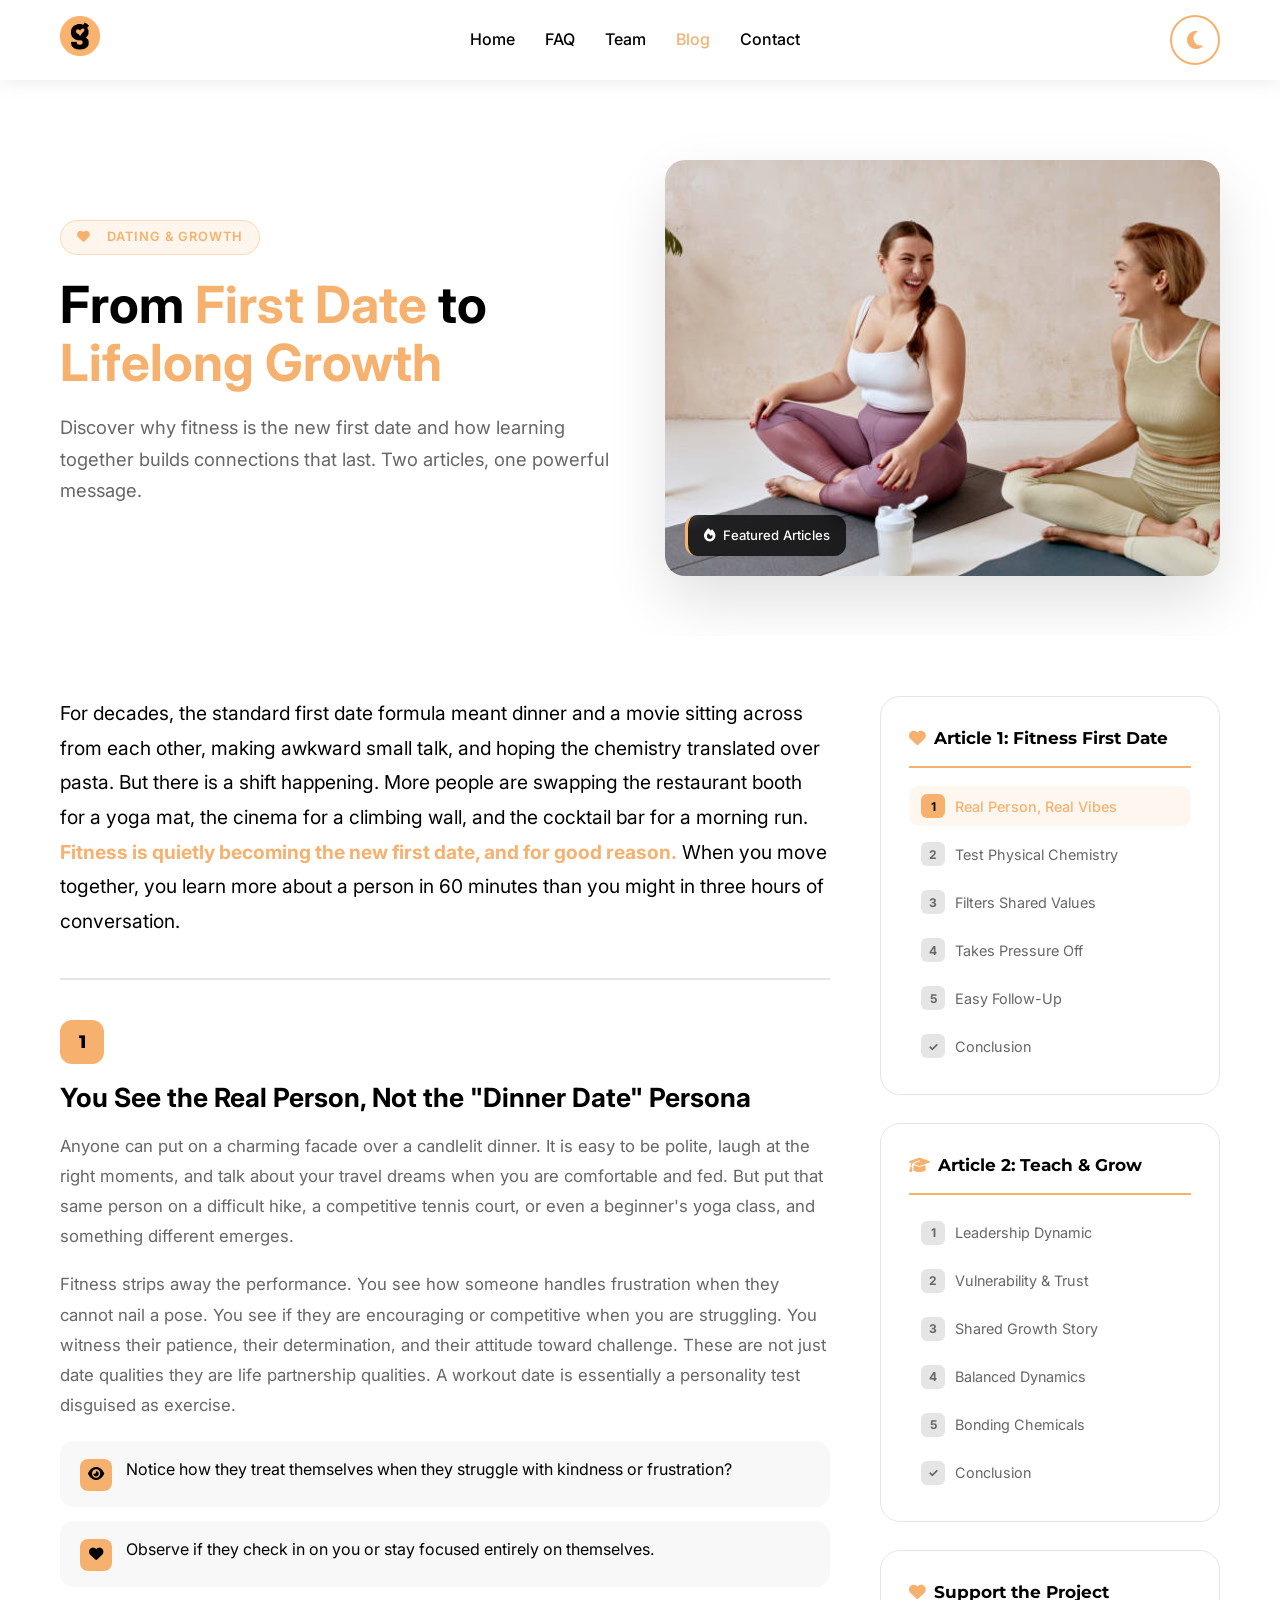
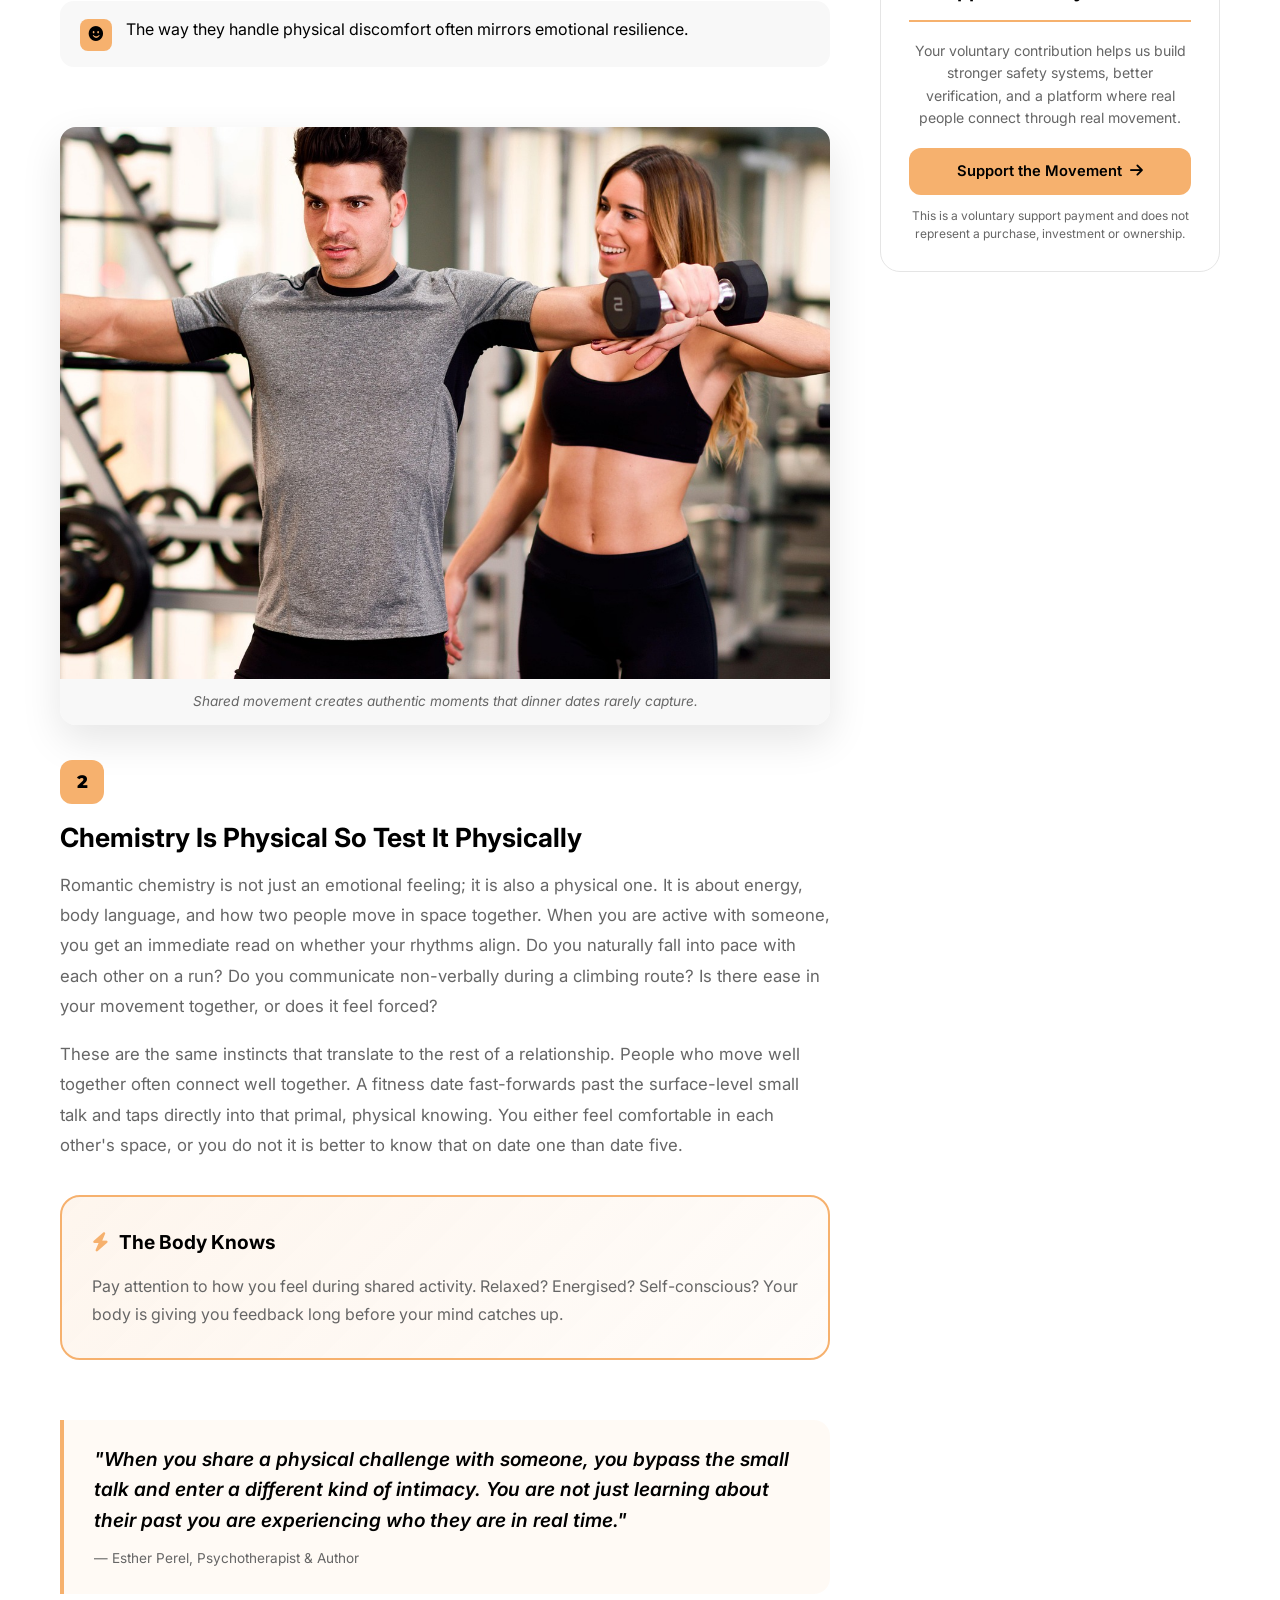
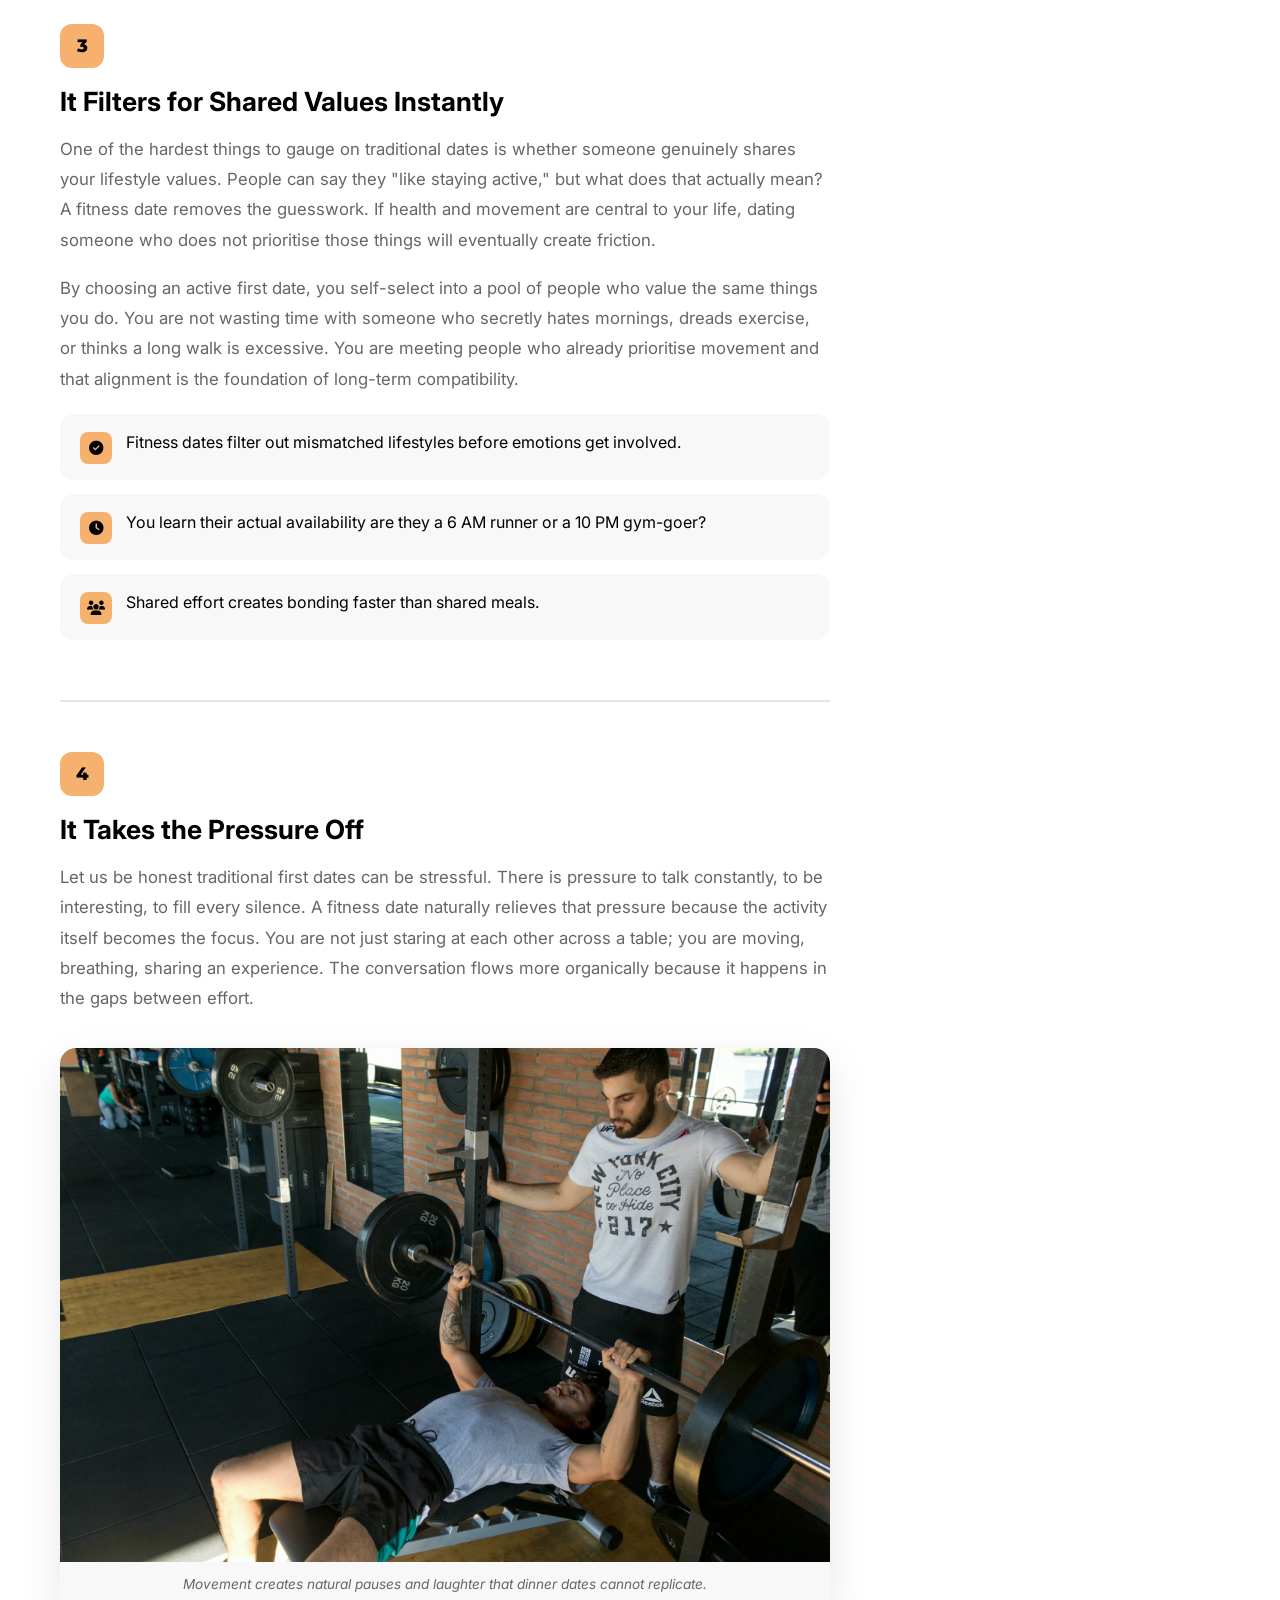
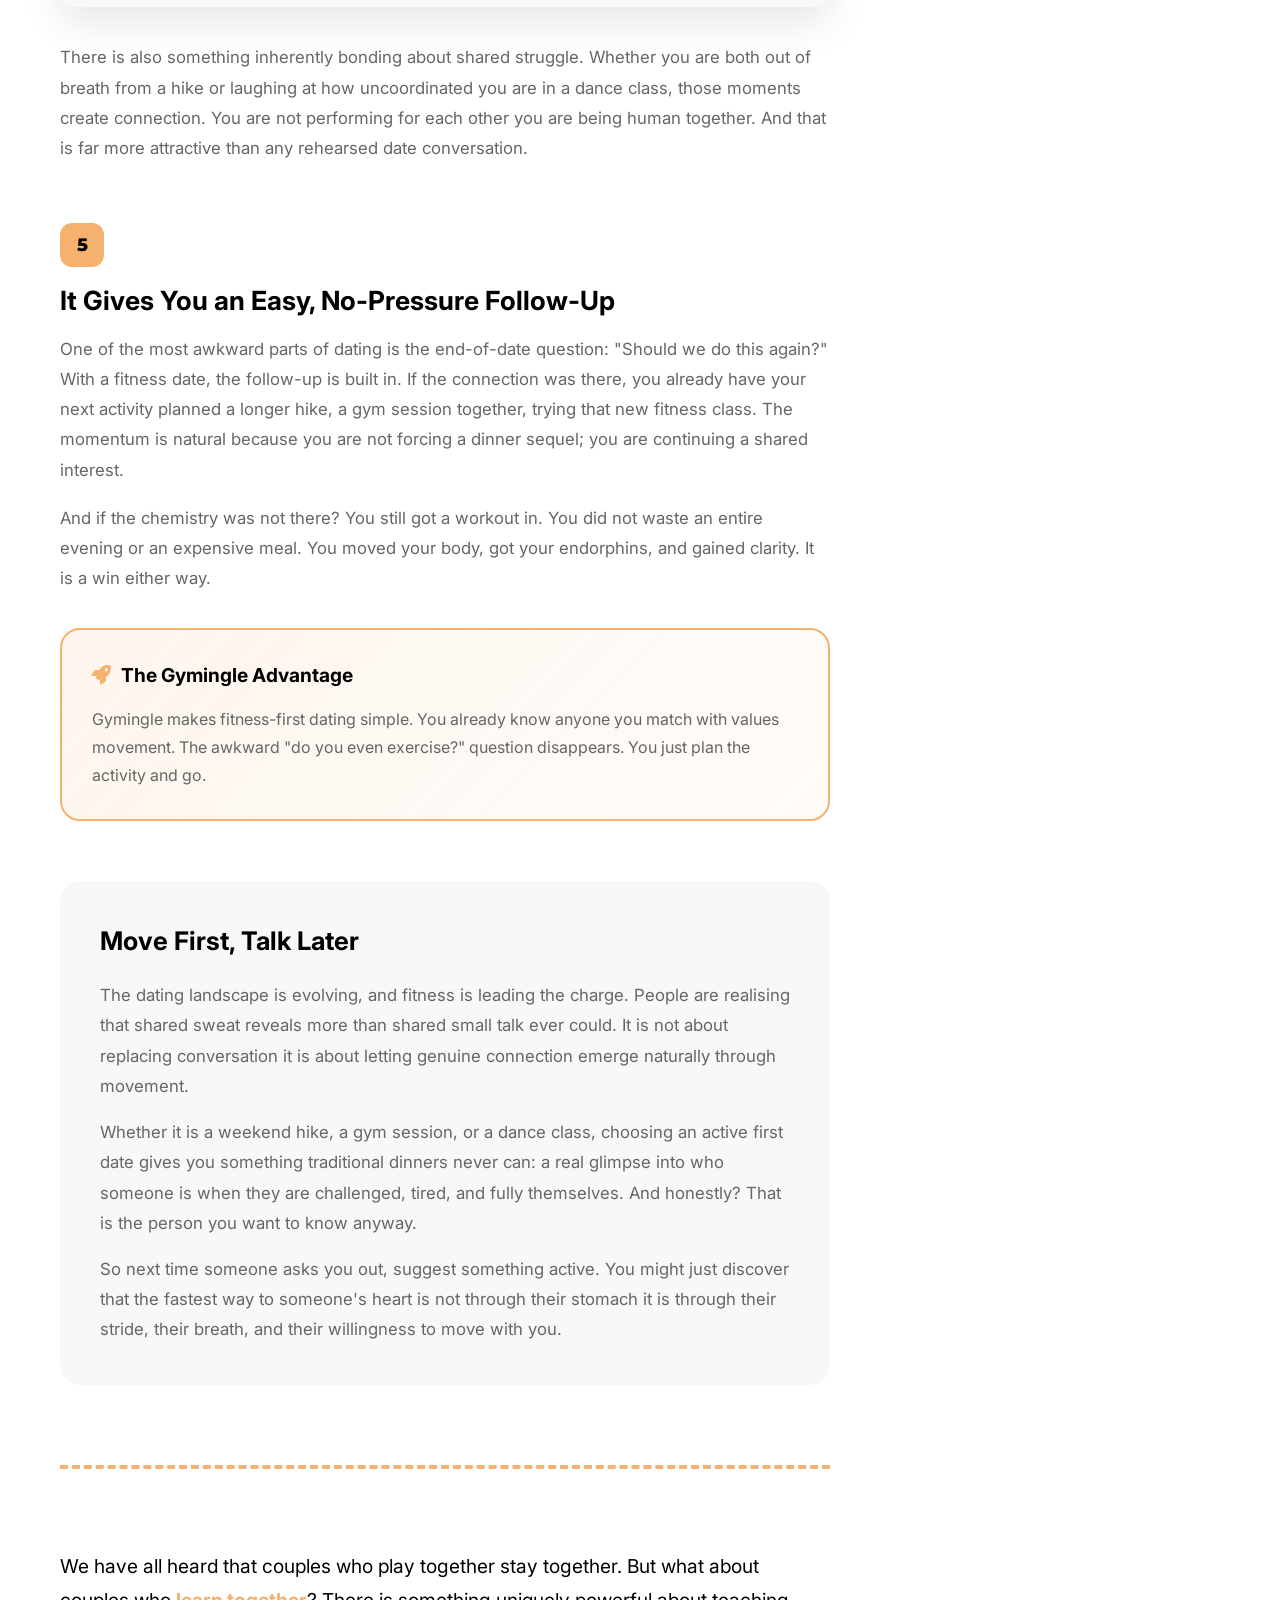
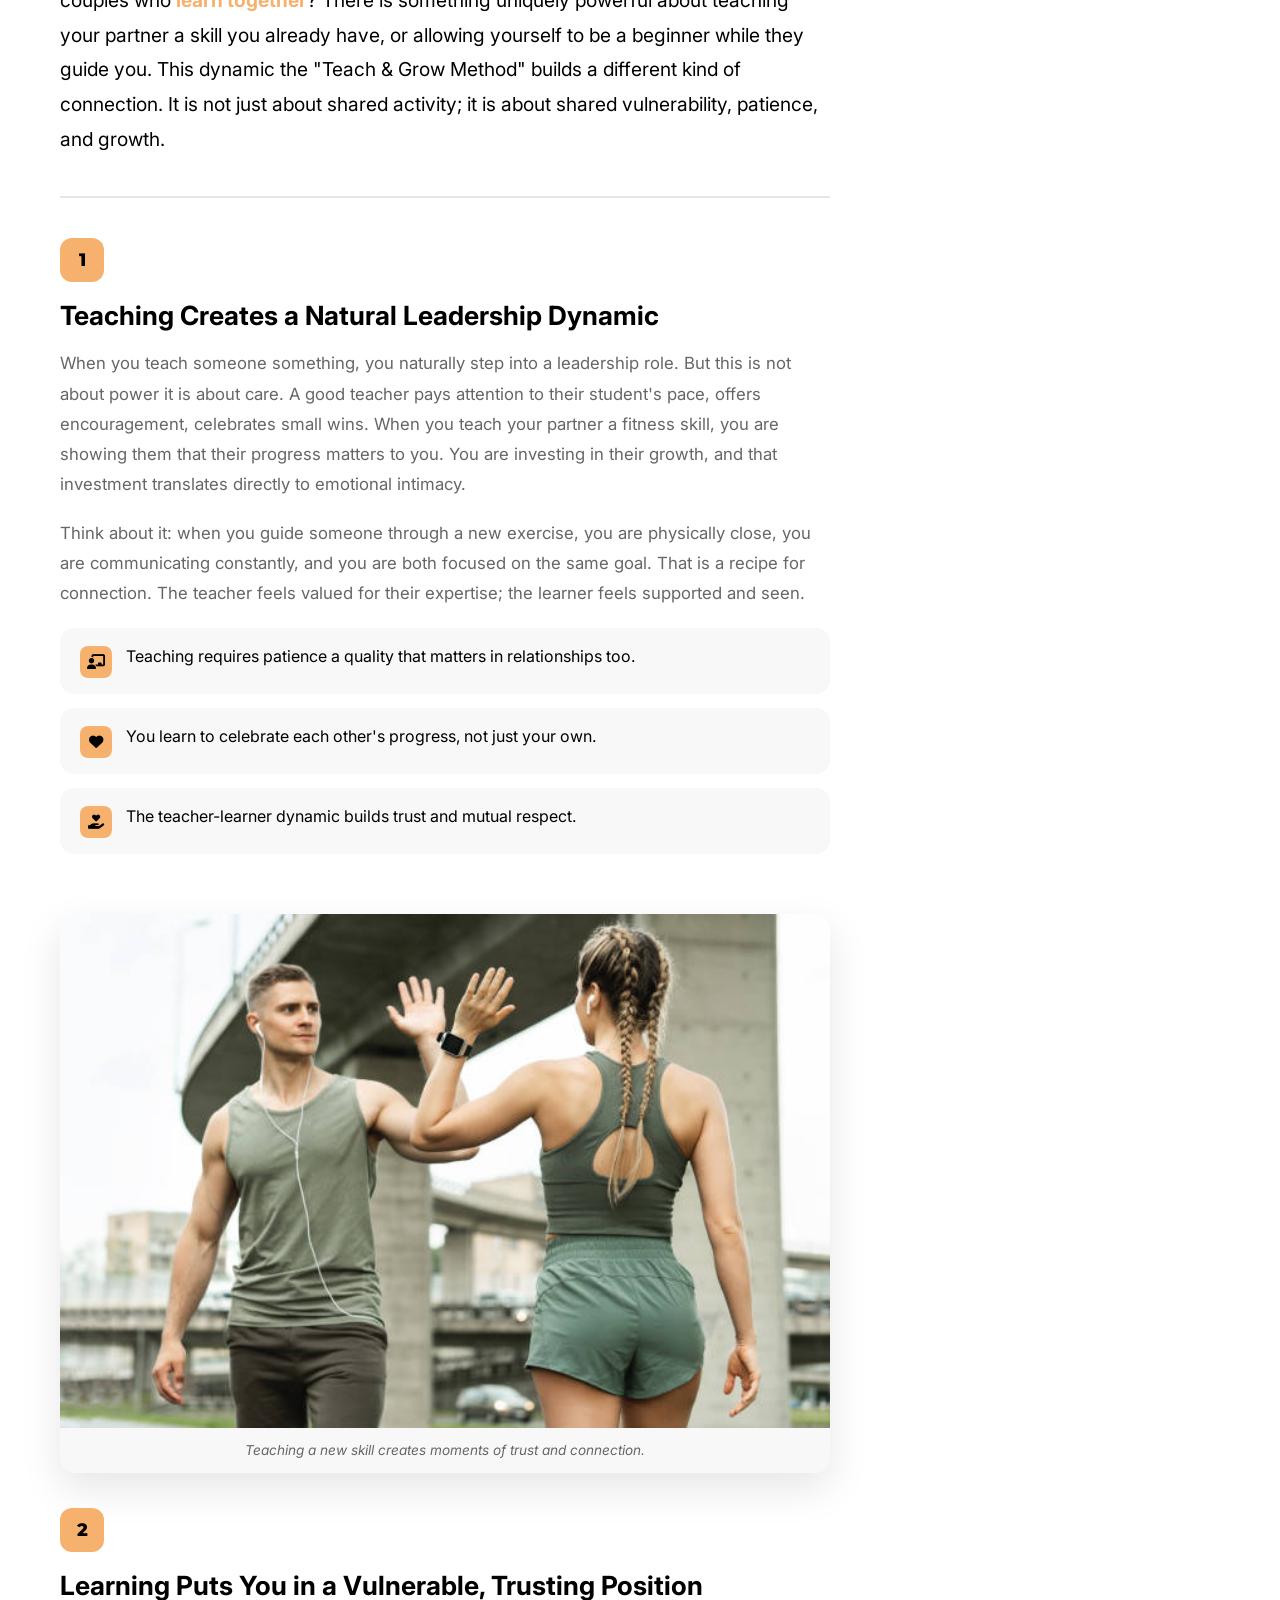
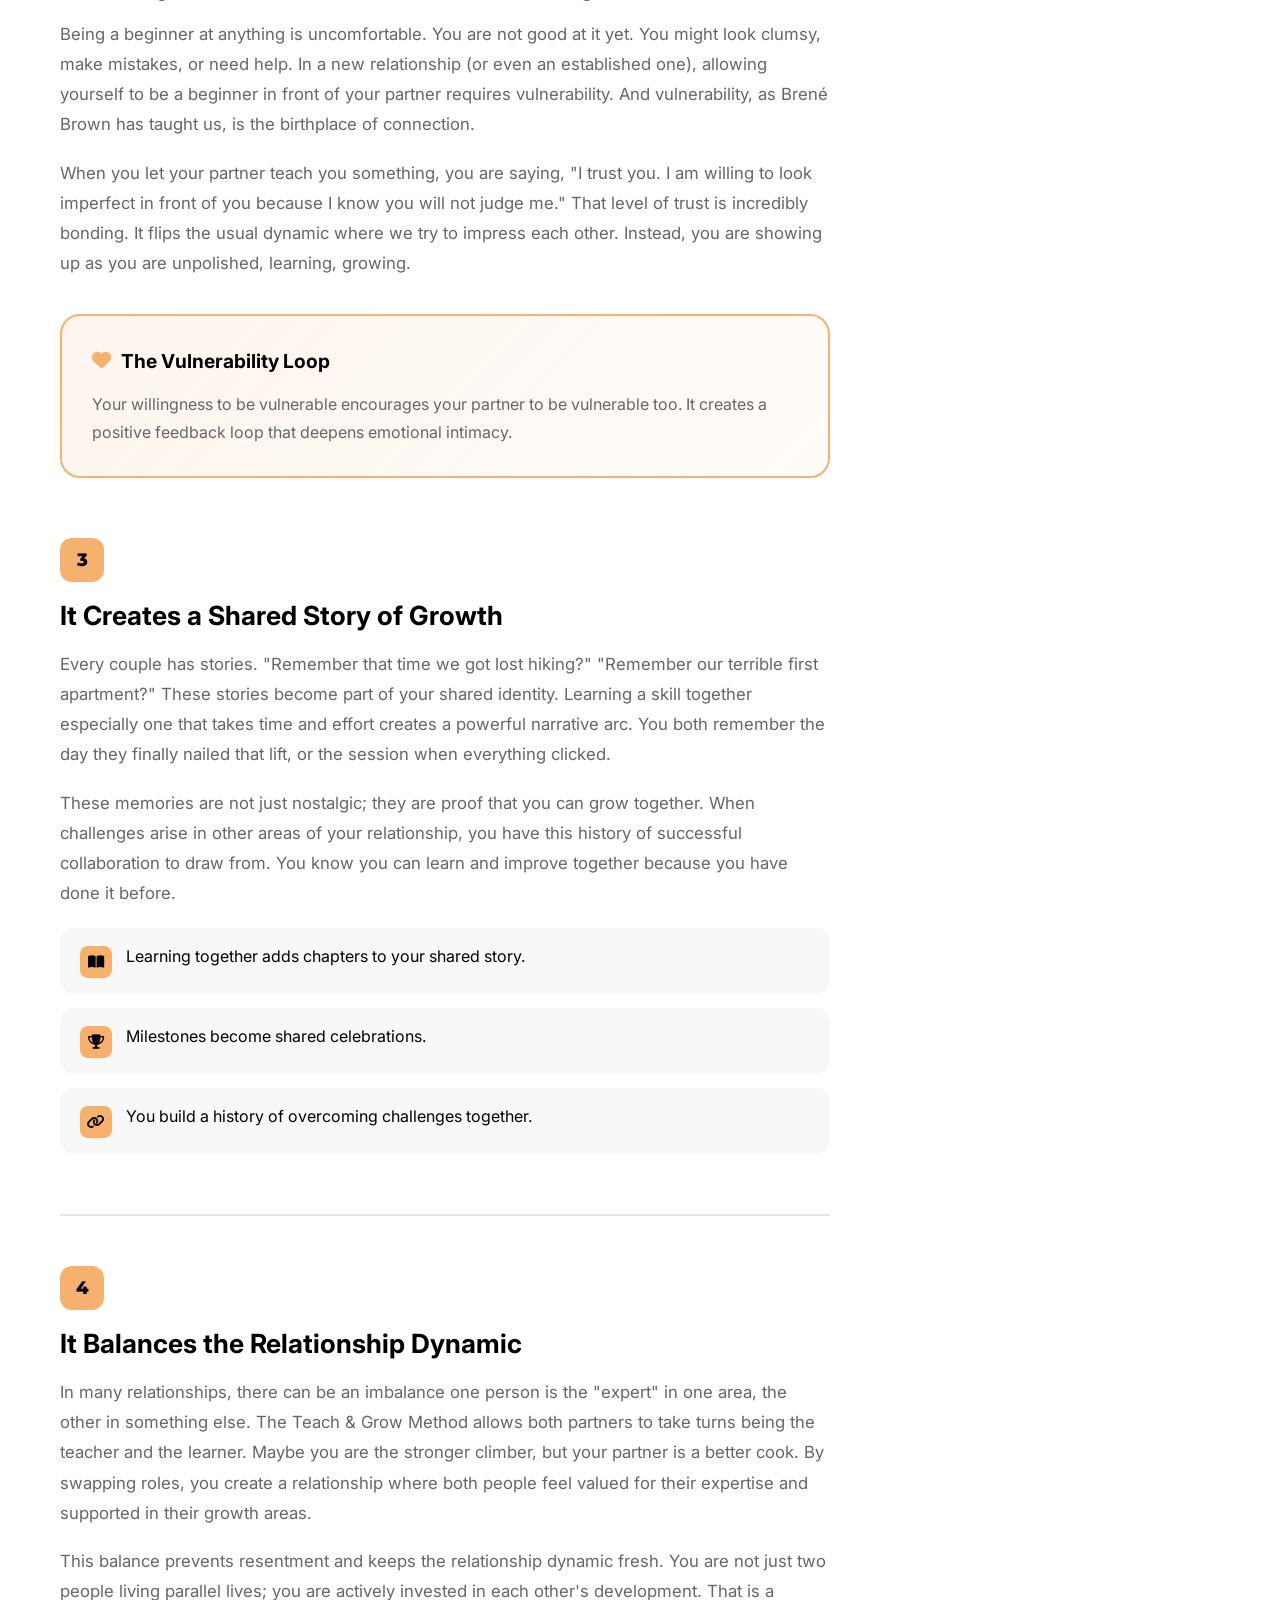
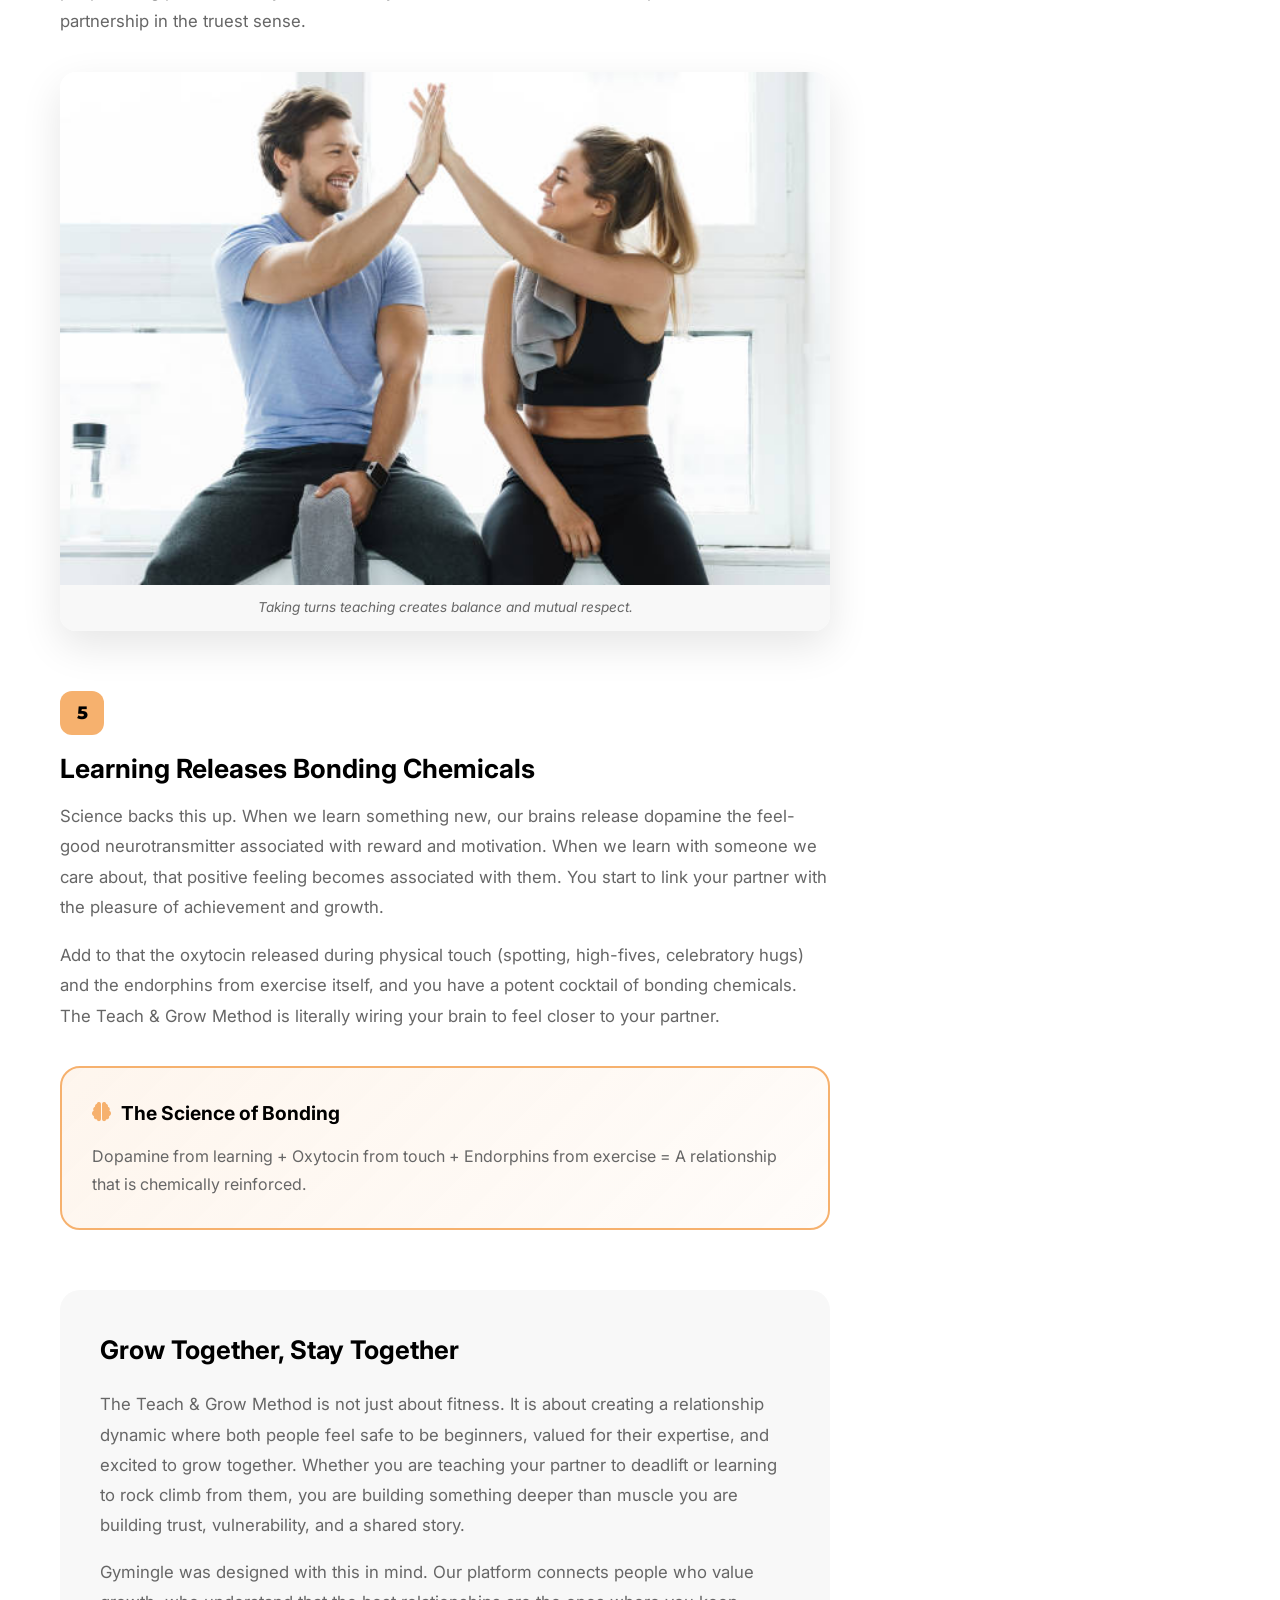
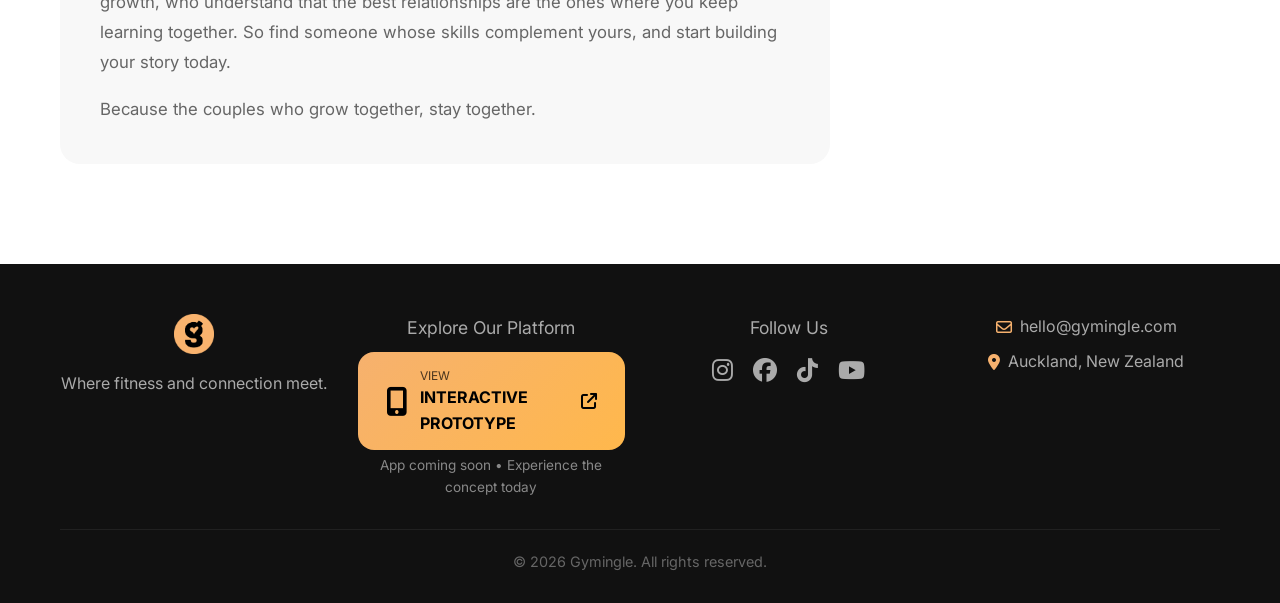
<file: Gymingle/blog.html>
<!DOCTYPE html>
<html lang="en">
<head>
    <meta charset="UTF-8">
    <meta name="viewport" content="width=device-width, initial-scale=1.0">
    <title>Gymingle Blog - Fitness, Dating & Connection</title>

    <!-- SEO Meta Tags -->
    <meta name="description" content="Discover why fitness is the new first date and how learning skills together builds stronger connections. Gymingle blog explores fitness-based relationships.">
    <meta name="keywords" content="fitness first date, gym partner dating, learn together fitness, teach and grow method, Gymingle blog">
    <meta name="author" content="Gymingle Team">
    <meta name="robots" content="index, follow">
    <link rel="canonical" href="https://gymingle.com/blog">
    <link rel="icon" type="image/png" href="gymlogo black.png">

    <!-- Open Graph / Social Media -->
    <meta property="og:title" content="Gymingle Blog - Fitness, Dating & Connection">
    <meta property="og:description" content="Discover why fitness is the new first date and how learning skills together builds stronger connections.">
    <meta property="og:type" content="website">
    <meta property="og:url" content="https://gymingle.com/blog">
    <meta property="og:image" content="https://images.unsplash.com/photo-1571019613454-1cb2f99b2d8b?w=1200&q=80">
    <meta property="og:site_name" content="Gymingle">

    <!-- Fonts & Icons -->
    <link rel="preconnect" href="https://fonts.googleapis.com">
    <link rel="preconnect" href="https://fonts.gstatic.com" crossorigin>
    <link href="https://fonts.googleapis.com/css2?family=Inter:wght@300;400;500;600;700;800&family=Montserrat:wght@400;500;600;700;800&display=swap" rel="stylesheet">
    <link rel="stylesheet" href="https://cdnjs.cloudflare.com/ajax/libs/font-awesome/6.4.0/css/all.min.css">

    <style>
        /* ===== ALL STYLES (COMBINED) ===== */
        * {
            margin: 0;
            padding: 0;
            box-sizing: border-box;
        }

        :root {
            --primary-color: #F6B16E;
            --dark-bg: #0a0a0a;
            --light-gray: #f8f8f8;
            --medium-gray: #e5e5e5;
            --text-gray: #666666;
            --text-dark: #000000;
            --white: #ffffff;
        }

        body {
            font-family: 'Inter', sans-serif;
            background-color: var(--white);
            color: var(--text-dark);
            line-height: 1.6;
            scroll-behavior: smooth;
            transition: background-color 0.3s ease, color 0.3s ease;
        }

        .container {
            width: 100%;
            max-width: 1200px;
            margin: 0 auto;
            padding: 0 20px;
        }

        /* Loading Screen */
        .loading-screen {
            position: fixed;
            top: 0;
            left: 0;
            width: 100%;
            height: 100%;
            background-color: var(--white);
            display: flex;
            flex-direction: column;
            justify-content: center;
            align-items: center;
            z-index: 9999;
            transition: opacity 0.5s ease, visibility 0.5s ease;
        }

        .loading-screen.hidden {
            opacity: 0;
            visibility: hidden;
        }

        .loader {
            width: 80px;
            height: 80px;
            position: relative;
            margin-bottom: 30px;
        }

        .loader-circle {
            position: absolute;
            top: 0;
            left: 0;
            width: 100%;
            height: 100%;
            border: 5px solid rgba(246, 177, 110, 0.1);
            border-radius: 50%;
            border-top-color: var(--primary-color);
            animation: spin 1.2s cubic-bezier(0.5, 0.1, 0.5, 1) infinite;
        }

        .loader-circle:nth-child(2) {
            border: 5px solid rgba(246, 177, 110, 0.05);
            border-top-color: var(--primary-color);
            animation-delay: 0.1s;
        }

        .loader-circle:nth-child(3) {
            border: 5px solid rgba(246, 177, 110, 0.02);
            border-top-color: var(--primary-color);
            animation-delay: 0.2s;
        }

        @keyframes spin {
            0% { transform: rotate(0deg); }
            100% { transform: rotate(360deg); }
        }

        .loading-text {
            font-size: 1.2rem;
            color: var(--text-gray);
            font-weight: 500;
            letter-spacing: 2px;
        }

        .loading-progress {
            width: 200px;
            height: 4px;
            background-color: rgba(246, 177, 110, 0.1);
            border-radius: 2px;
            margin-top: 20px;
            overflow: hidden;
        }

        .loading-progress-bar {
            height: 100%;
            width: 0%;
            background-color: var(--primary-color);
            border-radius: 2px;
            animation: progressLoad 1.5s ease-in-out forwards;
        }

        @keyframes progressLoad {
            0% { width: 0%; }
            100% { width: 100%; }
        }

        /* Header */
        header {
            position: sticky;
            top: 0;
            background-color: rgba(255, 255, 255, 0.95);
            backdrop-filter: blur(10px);
            box-shadow: 0 2px 20px rgba(0, 0, 0, 0.08);
            z-index: 100;
        }

        .header-content {
            display: flex;
            justify-content: space-between;
            align-items: center;
            padding: 15px 0;
        }

        .logo-img {
            height: 40px;
            width: auto;
        }

        .desktop-nav {
            display: none;
        }

        .desktop-nav a {
            text-decoration: none;
            color: var(--text-dark);
            font-weight: 500;
            margin: 0 15px;
            transition: color 0.3s;
        }

        .desktop-nav a:hover,
        .desktop-nav a.active {
            color: var(--primary-color);
        }

        .theme-toggle-btn {
            background: none;
            border: 2px solid var(--primary-color);
            color: var(--primary-color);
            width: 40px;
            height: 40px;
            border-radius: 50%;
            cursor: pointer;
            display: flex;
            align-items: center;
            justify-content: center;
            font-size: 1.1rem;
            transition: all 0.3s ease;
        }

        .theme-toggle-btn:hover {
            background-color: var(--primary-color);
            color: var(--text-dark);
        }

        .mobile-menu-btn {
            background: none;
            border: none;
            cursor: pointer;
            width: 40px;
            height: 40px;
            display: flex;
            align-items: center;
            justify-content: center;
        }

        .hamburger-icon {
            width: 24px;
            height: 18px;
            position: relative;
            display: flex;
            flex-direction: column;
            justify-content: space-between;
        }

        .hamburger-line {
            display: block;
            width: 100%;
            height: 2px;
            background-color: var(--text-dark);
            border-radius: 4px;
            transition: all 0.3s ease;
        }

        .mobile-menu-btn.active .hamburger-icon .line1 {
            transform: translateY(8px) rotate(45deg);
            background-color: var(--primary-color);
        }

        .mobile-menu-btn.active .hamburger-icon .line2 {
            opacity: 0;
            transform: scaleX(0);
        }

        .mobile-menu-btn.active .hamburger-icon .line3 {
            transform: translateY(-8px) rotate(-45deg);
            background-color: var(--primary-color);
        }

        .mobile-menu {
            display: none;
            padding: 15px 0;
            background-color: var(--white);
        }

        .mobile-menu.open {
            display: block;
            animation: slideDown 0.3s ease-out;
        }

        @keyframes slideDown {
            from { opacity: 0; transform: translateY(-10px); }
            to { opacity: 1; transform: translateY(0); }
        }

        .mobile-menu a {
            display: block;
            text-decoration: none;
            color: var(--text-dark);
            font-weight: 500;
            padding: 10px 0;
            border-bottom: 1px solid var(--medium-gray);
        }

        .mobile-menu a:last-child {
            border-bottom: none;
        }

        .mobile-menu a:hover,
        .mobile-menu a.active {
            color: var(--primary-color);
        }

        @media (min-width: 768px) {
            .desktop-nav {
                display: flex;
            }
            .mobile-menu-btn {
                display: none;
            }
            .theme-toggle-btn {
                width: 50px;
                height: 50px;
                font-size: 1.3rem;
            }
        }

        /* Reading Progress */
        .reading-progress {
            position: fixed;
            top: 0;
            left: 0;
            height: 3px;
            background: var(--primary-color);
            z-index: 200;
            width: 0;
            transition: width 0.1s linear;
        }

        /* Particles */
        .particles {
            position: fixed;
            top: 0;
            left: 0;
            width: 100%;
            height: 100%;
            pointer-events: none;
            z-index: 0;
            overflow: hidden;
        }

        .particle {
            position: absolute;
            bottom: -50px;
            background: radial-gradient(circle, rgba(246,177,110,0.4), transparent);
            border-radius: 50%;
            animation: floatUp linear infinite;
        }

        @keyframes floatUp {
            0% { transform: translateY(0) rotate(0deg); opacity: 1; }
            100% { transform: translateY(-110vh) rotate(720deg); opacity: 0; }
        }

        /* Blog Hero */
        .blog-hero {
            position: relative;
            padding: 80px 0 60px;
            overflow: hidden;
        }

        .blog-hero-inner {
            display: grid;
            grid-template-columns: 1fr;
            gap: 50px;
            align-items: center;
            position: relative;
            z-index: 1;
        }

        @media (min-width: 900px) {
            .blog-hero-inner {
                grid-template-columns: 1fr 1fr;
            }
        }

        .blog-category-badge {
            display: inline-flex;
            align-items: center;
            gap: 8px;
            background: rgba(246,177,110,0.12);
            border: 1px solid rgba(246,177,110,0.4);
            color: var(--primary-color);
            font-weight: 600;
            font-size: 0.8rem;
            letter-spacing: 0.08em;
            text-transform: uppercase;
            padding: 6px 16px;
            border-radius: 50px;
            margin-bottom: 20px;
        }

        .blog-hero h1 {
            font-size: clamp(2rem, 5vw, 3.2rem);
            line-height: 1.15;
            color: var(--text-dark);
            margin-bottom: 20px;
        }

        .blog-hero h1 .highlight {
            color: var(--primary-color);
        }

        .blog-hero-subtitle {
            font-size: 1.15rem;
            color: var(--text-gray);
            line-height: 1.7;
            margin-bottom: 10px;
        }

        .hero-image-wrapper {
            position: relative;
            border-radius: 20px;
            overflow: hidden;
            box-shadow: 0 25px 60px rgba(0,0,0,0.12);
            aspect-ratio: 4/3;
        }

        .hero-image-wrapper img {
            width: 100%;
            height: 100%;
            object-fit: cover;
            display: block;
            transition: transform 0.6s ease;
        }

        .hero-image-wrapper:hover img {
            transform: scale(1.03);
        }

        .hero-image-badge {
            position: absolute;
            bottom: 20px;
            left: 20px;
            background: rgba(0,0,0,0.75);
            backdrop-filter: blur(6px);
            color: #fff;
            padding: 10px 16px;
            border-radius: 12px;
            font-size: 0.82rem;
            font-weight: 500;
            border-left: 3px solid var(--primary-color);
        }

        /* Article Layout */
        .article-wrapper {
            padding: 60px 0 100px;
            position: relative;
            z-index: 1;
        }

        .article-grid {
            display: grid;
            grid-template-columns: 1fr;
            gap: 50px;
        }

        @media (min-width: 1000px) {
            .article-grid {
                grid-template-columns: minmax(0, 2.2fr) 340px;
            }
        }

        .article-body {
            opacity: 0;
            transform: translateY(30px);
            transition: all 0.8s cubic-bezier(0.19,1,0.22,1);
        }

        .article-body.visible {
            opacity: 1;
            transform: translateY(0);
        }

        .intro-paragraph {
            font-size: 1.2rem;
            color: var(--text-dark);
            font-weight: 400;
            line-height: 1.8;
            margin-bottom: 40px;
            padding-bottom: 40px;
            border-bottom: 2px solid var(--medium-gray);
        }

        .intro-paragraph strong {
            color: var(--primary-color);
        }

        .article-section {
            margin-bottom: 60px;
        }

        .section-number {
            display: inline-flex;
            align-items: center;
            justify-content: center;
            width: 44px;
            height: 44px;
            background: var(--primary-color);
            color: var(--text-dark);
            font-family: 'Montserrat', sans-serif;
            font-weight: 800;
            font-size: 1.1rem;
            border-radius: 12px;
            margin-bottom: 16px;
        }

        .article-section h2 {
            font-size: 1.65rem;
            color: var(--text-dark);
            margin-bottom: 16px;
            line-height: 1.3;
        }

        .article-section p {
            color: var(--text-gray);
            font-size: 1.05rem;
            line-height: 1.8;
            margin-bottom: 18px;
        }

        .pull-quote {
            border-left: 4px solid var(--primary-color);
            background: rgba(246,177,110,0.07);
            padding: 24px 30px;
            border-radius: 0 16px 16px 0;
            margin: 30px 0;
        }

        .pull-quote p {
            font-size: 1.2rem;
            font-weight: 600;
            font-style: italic;
            color: var(--text-dark);
            line-height: 1.6;
            margin: 0;
        }

        .pull-quote cite {
            display: block;
            margin-top: 12px;
            font-size: 0.85rem;
            color: var(--text-gray);
            font-style: normal;
        }

        .article-image {
            border-radius: 16px;
            overflow: hidden;
            margin: 35px 0;
            box-shadow: 0 15px 40px rgba(0,0,0,0.1);
        }

        .article-image img {
            width: 100%;
            height: auto;
            display: block;
            transition: transform 0.5s ease;
        }

        .article-image:hover img {
            transform: scale(1.02);
        }

        .article-image figcaption {
            padding: 12px 18px;
            background: var(--light-gray);
            font-size: 0.85rem;
            color: var(--text-gray);
            text-align: center;
            font-style: italic;
        }

        .tips-list {
            list-style: none;
            padding: 0;
            margin: 20px 0;
            display: flex;
            flex-direction: column;
            gap: 14px;
        }

        .tips-list li {
            display: flex;
            align-items: flex-start;
            gap: 14px;
            background: var(--light-gray);
            border-radius: 14px;
            padding: 16px 20px;
            font-size: 1rem;
            color: var(--text-dark);
            line-height: 1.6;
            transition: transform 0.3s ease, box-shadow 0.3s ease;
        }

        .tips-list li:hover {
            transform: translateX(6px);
            box-shadow: 0 6px 20px rgba(0,0,0,0.06);
        }

        .tip-icon {
            flex-shrink: 0;
            width: 32px;
            height: 32px;
            border-radius: 8px;
            background: var(--primary-color);
            display: flex;
            align-items: center;
            justify-content: center;
            font-size: 0.9rem;
            color: var(--text-dark);
            margin-top: 2px;
        }

        .highlight-box {
            background: linear-gradient(135deg, rgba(246,177,110,0.12), rgba(246,177,110,0.04));
            border: 2px solid var(--primary-color);
            border-radius: 20px;
            padding: 30px;
            margin: 35px 0;
        }

        .highlight-box h3 {
            font-size: 1.2rem;
            margin-bottom: 14px;
            color: var(--text-dark);
            display: flex;
            align-items: center;
            gap: 10px;
        }

        .highlight-box h3 i {
            color: var(--primary-color);
        }

        .highlight-box p {
            color: var(--text-gray);
            font-size: 1rem;
            line-height: 1.75;
            margin: 0;
        }

        .section-divider {
            border: none;
            border-top: 2px solid var(--medium-gray);
            margin: 50px 0;
        }

        .conclusion {
            background: var(--light-gray);
            border-radius: 20px;
            padding: 40px;
        }

        .conclusion h2 {
            font-size: 1.6rem;
            margin-bottom: 18px;
            color: var(--text-dark);
        }

        .conclusion p {
            color: var(--text-gray);
            font-size: 1.05rem;
            line-height: 1.8;
            margin-bottom: 16px;
        }

        .conclusion p:last-child {
            margin-bottom: 0;
        }

        /* Sidebar */
        .sidebar {
            opacity: 0;
            transform: translateY(30px);
            transition: all 0.8s cubic-bezier(0.19,1,0.22,1) 0.2s;
        }

        .sidebar.visible {
            opacity: 1;
            transform: translateY(0);
        }

        .sidebar-widget {
            background: var(--white);
            border: 1px solid var(--medium-gray);
            border-radius: 20px;
            padding: 28px;
            margin-bottom: 28px;
            transition: box-shadow 0.3s ease;
        }

        .sidebar-widget:hover {
            box-shadow: 0 10px 30px rgba(0,0,0,0.07);
        }

        .widget-title {
            font-size: 1.05rem;
            font-family: 'Montserrat', sans-serif;
            font-weight: 700;
            color: var(--text-dark);
            margin-bottom: 18px;
            padding-bottom: 14px;
            border-bottom: 2px solid var(--primary-color);
            display: flex;
            align-items: center;
            gap: 8px;
        }

        .widget-title i {
            color: var(--primary-color);
        }

        .toc-list {
            list-style: none;
            padding: 0;
            display: flex;
            flex-direction: column;
            gap: 8px;
        }

        .toc-list a {
            display: flex;
            align-items: center;
            gap: 10px;
            text-decoration: none;
            color: var(--text-gray);
            font-size: 0.9rem;
            padding: 8px 12px;
            border-radius: 10px;
            transition: all 0.3s ease;
        }

        .toc-list a:hover,
        .toc-list a.active-toc {
            background: rgba(246,177,110,0.1);
            color: var(--primary-color);
            font-weight: 500;
        }

        .toc-num {
            width: 24px;
            height: 24px;
            border-radius: 6px;
            background: var(--medium-gray);
            display: flex;
            align-items: center;
            justify-content: center;
            font-size: 0.75rem;
            font-weight: 700;
            flex-shrink: 0;
            transition: background 0.3s;
        }

        .toc-list a:hover .toc-num,
        .toc-list a.active-toc .toc-num {
            background: var(--primary-color);
            color: var(--text-dark);
        }

        .btn-primary {
            background-color: var(--primary-color);
            color: var(--text-dark);
            font-weight: 600;
            border: none;
            cursor: pointer;
            transition: all 0.3s ease;
            text-decoration: none;
            display: inline-block;
            padding: 12px 24px;
            border-radius: 50px;
            font-size: 0.95rem;
        }

        .btn-primary:hover {
            transform: translateY(-2px);
            box-shadow: 0 10px 25px rgba(246,177,110,0.35);
        }

        /* Footer */
        footer {
            padding: 50px 0 30px;
            background-color: #111111;
            color: var(--white);
            position: relative;
            overflow: hidden;
        }

        .footer-content {
            display: flex;
            flex-direction: column;
            align-items: center;
            position: relative;
            z-index: 1;
            gap: 30px;
        }

        .footer-logo {
            text-align: center;
        }

        .footer-logo-img {
            height: 40px;
            width: auto;
            margin-bottom: 10px;
        }

        .footer-tagline {
            color: #aaaaaa;
        }

        .prototype-title,
        .social-links-title {
            font-size: 1.1rem;
            color: #aaaaaa;
            margin-bottom: 10px;
            text-align: center;
        }

        .prototype-button {
            display: inline-flex;
            align-items: center;
            justify-content: center;
            gap: 12px;
            background: linear-gradient(135deg, var(--primary-color) 0%, #FFB84C 100%);
            border-radius: 16px;
            padding: 14px 28px;
            text-decoration: none;
            color: var(--text-dark);
            transition: all 0.4s ease;
            min-width: 260px;
        }

        .prototype-button:hover {
            transform: translateY(-5px);
            box-shadow: 0 15px 35px rgba(246, 177, 110, 0.35);
        }

        .prototype-icon {
            font-size: 1.8rem;
        }

        .prototype-text {
            display: flex;
            flex-direction: column;
            align-items: flex-start;
        }

        .prototype-text span:first-child {
            font-size: 0.75rem;
            color: rgba(0, 0, 0, 0.7);
        }

        .prototype-text span:last-child {
            font-size: 1rem;
            font-weight: 700;
        }

        .prototype-note {
            font-size: 0.85rem;
            color: #888888;
            text-align: center;
            margin-top: 5px;
        }

        .social-icons {
            display: flex;
            gap: 20px;
            justify-content: center;
        }

        .social-icons a {
            color: #aaaaaa;
            font-size: 1.5rem;
            transition: all 0.3s ease;
        }

        .social-icons a:hover {
            color: var(--primary-color);
            transform: translateY(-5px);
        }

        .contact-info {
            text-align: center;
            color: #aaaaaa;
        }

        .contact-info p {
            display: flex;
            align-items: center;
            justify-content: center;
            gap: 8px;
            margin-bottom: 10px;
        }

        .contact-info i {
            color: var(--primary-color);
        }

        .footer-bottom {
            border-top: 1px solid rgba(51, 51, 51, 0.5);
            padding-top: 20px;
            text-align: center;
            color: #666666;
            font-size: 0.9rem;
            margin-top: 30px;
        }

        @media (min-width: 768px) {
            .footer-content {
                display: grid;
                grid-template-columns: 1fr 1fr 1fr 1fr;
                align-items: start;
                gap: 30px;
            }
        }

        /* Dark Mode */
        .dark-mode {
            --light-gray: #1a1a1a;
            --medium-gray: #333333;
            --text-gray: #aaaaaa;
            --text-dark: #ffffff;
            --white: #111111;
            background-color: var(--white);
            color: var(--text-dark);
        }

        .dark-mode header {
            background-color: rgba(17, 17, 17, 0.95);
        }

        .dark-mode .desktop-nav a,
        .dark-mode .mobile-menu a {
            color: var(--text-dark);
        }

        .dark-mode .sidebar-widget {
            background: #111;
            border-color: #222;
        }

        .dark-mode .conclusion {
            background: #111;
        }

        .dark-mode .pull-quote {
            background: rgba(246,177,110,0.05);
        }

        .dark-mode .pull-quote p {
            color: #e0e0e0;
        }

        .dark-mode .highlight-box {
            background: rgba(246,177,110,0.06);
        }

        .dark-mode .toc-list a {
            color: #aaa;
        }

        .dark-mode .toc-num {
            background: #222;
            color: #aaa;
        }

        .dark-mode .hero-image-badge {
            background: rgba(0,0,0,0.85);
        }

        .dark-mode .article-image figcaption {
            background: #1a1a1a;
            color: #888;
        }

        .dark-mode .section-divider {
            border-color: #222;
        }

        /* Article 1 - Fitness First Date */
        #fitness-date .section-number { background: var(--primary-color); }
        #fitness-date h2 { color: var(--text-dark); }

        /* Article 2 - Teach & Grow */
        #teach-grow .section-number { background: var(--primary-color); }
        #teach-grow h2 { color: var(--text-dark); }
    </style>
</head>
<body>

    <div class="reading-progress" id="readingProgress"></div>

    <!-- Loading Screen -->
    <div id="loading-screen" class="loading-screen">
        <div class="loader">
            <div class="loader-circle"></div>
            <div class="loader-circle"></div>
            <div class="loader-circle"></div>
        </div>
        <div class="loading-text">GYMINGLE</div>
        <div class="loading-progress">
            <div class="loading-progress-bar"></div>
        </div>
    </div>

<!-- Header -->
<header>
    <div class="container">
        <div class="header-content">
            <div class="logo-container">
                <img src="Gylogo.png" alt="Gymingle Logo" class="logo-img">
            </div>
            <nav class="desktop-nav">
                <a href="index.html#home">Home</a>
                <a href="index.html#faq">FAQ</a>
                <a href="index.html#team">Team</a>
                <a href="blog.html" class="active">Blog</a>
                <a href="index.html#contact">Contact</a>
            </nav>
            <div>
                <button id="theme-toggle" class="theme-toggle-btn">
                    <i class="fas fa-moon"></i>
                </button>
            </div>
            <button id="mobile-menu-button" class="mobile-menu-btn">
                <div class="hamburger-icon">
                    <span class="hamburger-line line1"></span>
                    <span class="hamburger-line line2"></span>
                    <span class="hamburger-line line3"></span>
                </div>
            </button>
        </div>
        <div id="mobile-menu" class="mobile-menu">
            <a href="index.html#home">Home</a>
            <a href="index.html#faq">FAQ</a>
            <a href="index.html#team">Team</a>
            <a href="blog.html" class="active">Blog</a>
            <a href="index.html#contact">Contact</a>
        </div>
    </div>
</header>

    <!-- Blog Hero Section (Combined for both articles) -->
    <section class="blog-hero">
        <div class="container">
            <div class="blog-hero-inner">
                <div>
                    <span class="blog-category-badge"><i class="fas fa-heart"></i>&nbsp; Dating & Growth</span>
                    <h1>From <span class="highlight">First Date</span> to <span class="highlight">Lifelong Growth</span></h1>
                    <p class="blog-hero-subtitle">Discover why fitness is the new first date and how learning together builds connections that last. Two articles, one powerful message.</p>
                </div>
                <div>
                    <figure class="hero-image-wrapper">
                        <img src="image/istockphoto-2159483757-612x612.jpg" alt="Couple working out together" loading="eager">
                        <div class="hero-image-badge"><i class="fas fa-fire"></i>&nbsp; Featured Articles</div>
                    </figure>
                </div>
            </div>
        </div>
    </section>

    <!-- Articles Wrapper -->
    <div class="article-wrapper">
        <div class="container">
            <div class="article-grid">
                <main class="article-body" id="articleBody">
                    
                    <!-- ===== ARTICLE 1: WHY FITNESS IS THE NEW FIRST DATE ===== -->
                    <div id="fitness-date">
                        <p class="intro-paragraph">
                            For decades, the standard first date formula meant dinner and a movie sitting across from each other, making awkward small talk, and hoping the chemistry translated over pasta. But there is a shift happening. More people are swapping the restaurant booth for a yoga mat, the cinema for a climbing wall, and the cocktail bar for a morning run. <strong>Fitness is quietly becoming the new first date, and for good reason.</strong> When you move together, you learn more about a person in 60 minutes than you might in three hours of conversation.
                        </p>

                        <!-- Reason 1 -->
                        <article class="article-section" id="date-reason-1">
                            <div class="section-number">1</div>
                            <h2>You See the Real Person, Not the "Dinner Date" Persona</h2>
                            <p>Anyone can put on a charming facade over a candlelit dinner. It is easy to be polite, laugh at the right moments, and talk about your travel dreams when you are comfortable and fed. But put that same person on a difficult hike, a competitive tennis court, or even a beginner's yoga class, and something different emerges.</p>
                            <p>Fitness strips away the performance. You see how someone handles frustration when they cannot nail a pose. You see if they are encouraging or competitive when you are struggling. You witness their patience, their determination, and their attitude toward challenge. These are not just date qualities they are life partnership qualities. A workout date is essentially a personality test disguised as exercise.</p>
                            <ul class="tips-list">
                                <li><span class="tip-icon"><i class="fas fa-eye"></i></span>Notice how they treat themselves when they struggle with kindness or frustration?</li>
                                <li><span class="tip-icon"><i class="fas fa-heart"></i></span>Observe if they check in on you or stay focused entirely on themselves.</li>
                                <li><span class="tip-icon"><i class="fas fa-smile"></i></span>The way they handle physical discomfort often mirrors emotional resilience.</li>
                            </ul>
                        </article>

                        <figure class="article-image">
                            <img src="image/consultafit-couple-7437534_1280.jpg" alt="Couple laughing together during outdoor workout" loading="lazy">
                            <figcaption>Shared movement creates authentic moments that dinner dates rarely capture.</figcaption>
                        </figure>

                        <!-- Reason 2 -->
                        <article class="article-section" id="date-reason-2">
                            <div class="section-number">2</div>
                            <h2>Chemistry Is Physical So Test It Physically</h2>
                            <p>Romantic chemistry is not just an emotional feeling; it is also a physical one. It is about energy, body language, and how two people move in space together. When you are active with someone, you get an immediate read on whether your rhythms align. Do you naturally fall into pace with each other on a run? Do you communicate non-verbally during a climbing route? Is there ease in your movement together, or does it feel forced?</p>
                            <p>These are the same instincts that translate to the rest of a relationship. People who move well together often connect well together. A fitness date fast-forwards past the surface-level small talk and taps directly into that primal, physical knowing. You either feel comfortable in each other's space, or you do not it is better to know that on date one than date five.</p>
                            <div class="highlight-box">
                                <h3><i class="fas fa-bolt"></i> The Body Knows</h3>
                                <p>Pay attention to how you feel during shared activity. Relaxed? Energised? Self-conscious? Your body is giving you feedback long before your mind catches up.</p>
                            </div>
                        </article>

                        <blockquote class="pull-quote">
                            <p>"When you share a physical challenge with someone, you bypass the small talk and enter a different kind of intimacy. You are not just learning about their past you are experiencing who they are in real time."</p>
                            <cite>— Esther Perel, Psychotherapist & Author</cite>
                        </blockquote>

                        <!-- Reason 3 -->
                        <article class="article-section" id="date-reason-3">
                            <div class="section-number">3</div>
                            <h2>It Filters for Shared Values Instantly</h2>
                            <p>One of the hardest things to gauge on traditional dates is whether someone genuinely shares your lifestyle values. People can say they "like staying active," but what does that actually mean? A fitness date removes the guesswork. If health and movement are central to your life, dating someone who does not prioritise those things will eventually create friction.</p>
                            <p>By choosing an active first date, you self-select into a pool of people who value the same things you do. You are not wasting time with someone who secretly hates mornings, dreads exercise, or thinks a long walk is excessive. You are meeting people who already prioritise movement and that alignment is the foundation of long-term compatibility.</p>
                            <ul class="tips-list">
                                <li><span class="tip-icon"><i class="fas fa-check-circle"></i></span>Fitness dates filter out mismatched lifestyles before emotions get involved.</li>
                                <li><span class="tip-icon"><i class="fas fa-clock"></i></span>You learn their actual availability are they a 6 AM runner or a 10 PM gym-goer?</li>
                                <li><span class="tip-icon"><i class="fas fa-users"></i></span>Shared effort creates bonding faster than shared meals.</li>
                            </ul>
                        </article>

                        <hr class="section-divider">

                        <!-- Reason 4 -->
                        <article class="article-section" id="date-reason-4">
                            <div class="section-number">4</div>
                            <h2>It Takes the Pressure Off</h2>
                            <p>Let us be honest traditional first dates can be stressful. There is pressure to talk constantly, to be interesting, to fill every silence. A fitness date naturally relieves that pressure because the activity itself becomes the focus. You are not just staring at each other across a table; you are moving, breathing, sharing an experience. The conversation flows more organically because it happens in the gaps between effort.</p>
                            <figure class="article-image">
                                <img src="image/3.jpg" alt="Couple taking a break during hike" loading="lazy">
                                <figcaption>Movement creates natural pauses and laughter that dinner dates cannot replicate.</figcaption>
                            </figure>
                            <p>There is also something inherently bonding about shared struggle. Whether you are both out of breath from a hike or laughing at how uncoordinated you are in a dance class, those moments create connection. You are not performing for each other you are being human together. And that is far more attractive than any rehearsed date conversation.</p>
                        </article>

                        <!-- Reason 5 -->
                        <article class="article-section" id="date-reason-5">
                            <div class="section-number">5</div>
                            <h2>It Gives You an Easy, No-Pressure Follow-Up</h2>
                            <p>One of the most awkward parts of dating is the end-of-date question: "Should we do this again?" With a fitness date, the follow-up is built in. If the connection was there, you already have your next activity planned a longer hike, a gym session together, trying that new fitness class. The momentum is natural because you are not forcing a dinner sequel; you are continuing a shared interest.</p>
                            <p>And if the chemistry was not there? You still got a workout in. You did not waste an entire evening or an expensive meal. You moved your body, got your endorphins, and gained clarity. It is a win either way.</p>
                            <div class="highlight-box">
                                <h3><i class="fas fa-rocket"></i> The Gymingle Advantage</h3>
                                <p>Gymingle makes fitness-first dating simple. You already know anyone you match with values movement. The awkward "do you even exercise?" question disappears. You just plan the activity and go.</p>
                            </div>
                        </article>

                        <!-- Conclusion Article 1 -->
                        <div class="conclusion" id="date-conclusion">
                            <h2>Move First, Talk Later</h2>
                            <p>The dating landscape is evolving, and fitness is leading the charge. People are realising that shared sweat reveals more than shared small talk ever could. It is not about replacing conversation it is about letting genuine connection emerge naturally through movement.</p>
                            <p>Whether it is a weekend hike, a gym session, or a dance class, choosing an active first date gives you something traditional dinners never can: a real glimpse into who someone is when they are challenged, tired, and fully themselves. And honestly? That is the person you want to know anyway.</p>
                            <p>So next time someone asks you out, suggest something active. You might just discover that the fastest way to someone's heart is not through their stomach it is through their stride, their breath, and their willingness to move with you.</p>
                        </div>

                        <!-- ===== SEPARATOR BETWEEN ARTICLES ===== -->
                        <hr class="section-divider" style="margin: 80px 0; border-top: 4px dashed var(--primary-color);">

                        <!-- ===== ARTICLE 2: THE TEACH & GROW METHOD ===== -->
                        <div id="teach-grow">
                            <p class="intro-paragraph">
                                We have all heard that couples who play together stay together. But what about couples who <strong>learn together</strong>? There is something uniquely powerful about teaching your partner a skill you already have, or allowing yourself to be a beginner while they guide you. This dynamic the "Teach & Grow Method" builds a different kind of connection. It is not just about shared activity; it is about shared vulnerability, patience, and growth.
                            </p>

                            <!-- Point 1 -->
                            <article class="article-section" id="teach-point-1">
                                <div class="section-number">1</div>
                                <h2>Teaching Creates a Natural Leadership Dynamic</h2>
                                <p>When you teach someone something, you naturally step into a leadership role. But this is not about power it is about care. A good teacher pays attention to their student's pace, offers encouragement, celebrates small wins. When you teach your partner a fitness skill, you are showing them that their progress matters to you. You are investing in their growth, and that investment translates directly to emotional intimacy.</p>
                                <p>Think about it: when you guide someone through a new exercise, you are physically close, you are communicating constantly, and you are both focused on the same goal. That is a recipe for connection. The teacher feels valued for their expertise; the learner feels supported and seen.</p>
                                <ul class="tips-list">
                                    <li><span class="tip-icon"><i class="fas fa-chalkboard-teacher"></i></span>Teaching requires patience a quality that matters in relationships too.</li>
                                    <li><span class="tip-icon"><i class="fas fa-heart"></i></span>You learn to celebrate each other's progress, not just your own.</li>
                                    <li><span class="tip-icon"><i class="fas fa-hand-holding-heart"></i></span>The teacher-learner dynamic builds trust and mutual respect.</li>
                                </ul>
                            </article>

                            <figure class="article-image">
                                <img src="image/istockphoto-1316800475-612x612.jpg" alt="Partner helping with gym exercise" loading="lazy">
                                <figcaption>Teaching a new skill creates moments of trust and connection.</figcaption>
                            </figure>

                            <!-- Point 2 -->
                            <article class="article-section" id="teach-point-2">
                                <div class="section-number">2</div>
                                <h2>Learning Puts You in a Vulnerable, Trusting Position</h2>
                                <p>Being a beginner at anything is uncomfortable. You are not good at it yet. You might look clumsy, make mistakes, or need help. In a new relationship (or even an established one), allowing yourself to be a beginner in front of your partner requires vulnerability. And vulnerability, as Brené Brown has taught us, is the birthplace of connection.</p>
                                <p>When you let your partner teach you something, you are saying, "I trust you. I am willing to look imperfect in front of you because I know you will not judge me." That level of trust is incredibly bonding. It flips the usual dynamic where we try to impress each other. Instead, you are showing up as you are unpolished, learning, growing.</p>
                                <div class="highlight-box">
                                    <h3><i class="fas fa-heart"></i> The Vulnerability Loop</h3>
                                    <p>Your willingness to be vulnerable encourages your partner to be vulnerable too. It creates a positive feedback loop that deepens emotional intimacy.</p>
                                </div>
                            </article>

                            <!-- Point 3 -->
                            <article class="article-section" id="teach-point-3">
                                <div class="section-number">3</div>
                                <h2>It Creates a Shared Story of Growth</h2>
                                <p>Every couple has stories. "Remember that time we got lost hiking?" "Remember our terrible first apartment?" These stories become part of your shared identity. Learning a skill together especially one that takes time and effort creates a powerful narrative arc. You both remember the day they finally nailed that lift, or the session when everything clicked.</p>
                                <p>These memories are not just nostalgic; they are proof that you can grow together. When challenges arise in other areas of your relationship, you have this history of successful collaboration to draw from. You know you can learn and improve together because you have done it before.</p>
                                <ul class="tips-list">
                                    <li><span class="tip-icon"><i class="fas fa-book-open"></i></span>Learning together adds chapters to your shared story.</li>
                                    <li><span class="tip-icon"><i class="fas fa-trophy"></i></span>Milestones become shared celebrations.</li>
                                    <li><span class="tip-icon"><i class="fas fa-link"></i></span>You build a history of overcoming challenges together.</li>
                                </ul>
                            </article>

                            <hr class="section-divider">

                            <!-- Point 4 -->
                            <article class="article-section" id="teach-point-4">
                                <div class="section-number">4</div>
                                <h2>It Balances the Relationship Dynamic</h2>
                                <p>In many relationships, there can be an imbalance one person is the "expert" in one area, the other in something else. The Teach & Grow Method allows both partners to take turns being the teacher and the learner. Maybe you are the stronger climber, but your partner is a better cook. By swapping roles, you create a relationship where both people feel valued for their expertise and supported in their growth areas.</p>
                                <p>This balance prevents resentment and keeps the relationship dynamic fresh. You are not just two people living parallel lives; you are actively invested in each other's development. That is a partnership in the truest sense.</p>
                                <figure class="article-image">
                                    <img src="image/istockphoto-1254579044-612x612.jpg" alt="Partners teaching each other different skills" loading="lazy">
                                    <figcaption>Taking turns teaching creates balance and mutual respect.</figcaption>
                                </figure>
                            </article>

                            <!-- Point 5 -->
                            <article class="article-section" id="teach-point-5">
                                <div class="section-number">5</div>
                                <h2>Learning Releases Bonding Chemicals</h2>
                                <p>Science backs this up. When we learn something new, our brains release dopamine the feel-good neurotransmitter associated with reward and motivation. When we learn with someone we care about, that positive feeling becomes associated with them. You start to link your partner with the pleasure of achievement and growth.</p>
                                <p>Add to that the oxytocin released during physical touch (spotting, high-fives, celebratory hugs) and the endorphins from exercise itself, and you have a potent cocktail of bonding chemicals. The Teach & Grow Method is literally wiring your brain to feel closer to your partner.</p>
                                <div class="highlight-box">
                                    <h3><i class="fas fa-brain"></i> The Science of Bonding</h3>
                                    <p>Dopamine from learning + Oxytocin from touch + Endorphins from exercise = A relationship that is chemically reinforced.</p>
                                </div>
                            </article>

                            <!-- Conclusion Article 2 -->
                            <div class="conclusion" id="teach-conclusion">
                                <h2>Grow Together, Stay Together</h2>
                                <p>The Teach & Grow Method is not just about fitness. It is about creating a relationship dynamic where both people feel safe to be beginners, valued for their expertise, and excited to grow together. Whether you are teaching your partner to deadlift or learning to rock climb from them, you are building something deeper than muscle you are building trust, vulnerability, and a shared story.</p>
                                <p>Gymingle was designed with this in mind. Our platform connects people who value growth, who understand that the best relationships are the ones where you keep learning together. So find someone whose skills complement yours, and start building your story today.</p>
                                <p>Because the couples who grow together, stay together.</p>
                            </div>
                        </div>
                    </div>
                </main>

                <!-- Sidebar -->
                <aside class="sidebar" id="sidebar">
                    <!-- Table of Contents - Article 1 -->
                    <div class="sidebar-widget">
                        <div class="widget-title"><i class="fas fa-heart"></i> Article 1: Fitness First Date</div>
                        <ul class="toc-list">
                            <li><a href="#date-reason-1" class="active-toc"><span class="toc-num">1</span> Real Person, Real Vibes</a></li>
                            <li><a href="#date-reason-2"><span class="toc-num">2</span> Test Physical Chemistry</a></li>
                            <li><a href="#date-reason-3"><span class="toc-num">3</span> Filters Shared Values</a></li>
                            <li><a href="#date-reason-4"><span class="toc-num">4</span> Takes Pressure Off</a></li>
                            <li><a href="#date-reason-5"><span class="toc-num">5</span> Easy Follow-Up</a></li>
                            <li><a href="#date-conclusion"><span class="toc-num">✓</span> Conclusion</a></li>
                        </ul>
                    </div>

                    <!-- Table of Contents - Article 2 -->
                    <div class="sidebar-widget">
                        <div class="widget-title"><i class="fas fa-graduation-cap"></i> Article 2: Teach & Grow</div>
                        <ul class="toc-list">
                            <li><a href="#teach-point-1"><span class="toc-num">1</span> Leadership Dynamic</a></li>
                            <li><a href="#teach-point-2"><span class="toc-num">2</span> Vulnerability & Trust</a></li>
                            <li><a href="#teach-point-3"><span class="toc-num">3</span> Shared Growth Story</a></li>
                            <li><a href="#teach-point-4"><span class="toc-num">4</span> Balanced Dynamics</a></li>
                            <li><a href="#teach-point-5"><span class="toc-num">5</span> Bonding Chemicals</a></li>
                            <li><a href="#teach-conclusion"><span class="toc-num">✓</span> Conclusion</a></li>
                        </ul>
                    </div>

                    <!-- Support Widget -->
                    <div class="sidebar-widget" style="text-align:center;">
                        <div class="widget-title"><i class="fas fa-heart"></i> Support the Project</div>
                        <p style="font-size:0.88rem;color:var(--text-gray);margin-bottom:18px;line-height:1.6;">Your voluntary contribution helps us build stronger safety systems, better verification, and a platform where real people connect through real movement.</p>
                        <a href="https://buy.stripe.com/test_14AbJ100C3xr9Ri0MP1wY00" class="btn-primary" style="width:100%;text-align:center;display:block;border-radius:12px;padding:12px;font-size:0.92rem;">Support the Movement &nbsp;<i class="fas fa-arrow-right"></i></a>
                        <p style="font-size:0.75rem;color:var(--text-gray);margin-top:12px;line-height:1.5;">This is a voluntary support payment and does not represent a purchase, investment or ownership.</p>
                    </div>
                </aside>
            </div>
        </div>
    </div>

    <!-- Footer -->
    <footer id="contact">
        <div class="container">
            <div class="footer-content">
                <div class="footer-logo">
                    <img src="Gylogo.png" alt="Gymingle Logo" class="footer-logo-img">
                    <p class="footer-tagline">Where fitness and connection meet.</p>
                </div>
                <div class="prototype-links">
                    <p class="prototype-title">Explore Our Platform</p>
                    <div class="prototype-button-wrapper">
                        <a href="https://gymingle.apped.nz/" target="_blank" class="prototype-button">
                            <i class="fas fa-mobile-alt prototype-icon"></i>
                            <div class="prototype-text">
                                <span>VIEW</span>
                                <span>INTERACTIVE PROTOTYPE</span>
                            </div>
                            <i class="fas fa-arrow-up-right-from-square prototype-arrow"></i>
                        </a>
                    </div>
                    <p class="prototype-note">App coming soon • Experience the concept today</p>
                </div>
                <div class="social-links">
                    <p class="social-links-title">Follow Us</p>
                    <div class="social-icons">
                        <a href="https://www.instagram.com/gymingle/" target="_blank" aria-label="Instagram"><i class="fab fa-instagram"></i></a>
                        <a href="https://www.facebook.com/profile.php?id=61586765915235" target="_blank" aria-label="Facebook"><i class="fab fa-facebook"></i></a>
                        <a href="https://www.tiktok.com/@gymingle1" target="_blank" aria-label="TikTok"><i class="fab fa-tiktok"></i></a>
                        <a href="https://www.youtube.com/@gymingle" target="_blank" aria-label="YouTube"><i class="fab fa-youtube"></i></a>
                    </div>
                </div>
                <div class="contact-info">
                    <p><i class="far fa-envelope"></i> hello@gymingle.com</p>
                    <p><i class="fas fa-map-marker-alt"></i> Auckland, New Zealand</p>
                </div>
            </div>
            <div class="footer-bottom">
                <p>&copy; 2026 Gymingle. All rights reserved.</p>
            </div>
        </div>
    </footer>

    <!-- Single JavaScript File -->
    <script>
        // ===================================
        // Main JavaScript - All functionality
        // ===================================

        document.addEventListener('DOMContentLoaded', function() {
            initLoadingScreen();
            initMobileMenu();
            initThemeToggle();
            initScrollAnimations();
            initReadingProgress();
            initTocSmoothScroll();
            createParticles();
        });

        // Loading Screen
        function initLoadingScreen() {
            window.addEventListener('load', function() {
                setTimeout(function() {
                    const loadingScreen = document.getElementById('loading-screen');
                    if (loadingScreen) loadingScreen.classList.add('hidden');
                }, 1200);
            });
        }

        // Mobile Menu
        function initMobileMenu() {
            const mobileBtn = document.getElementById('mobile-menu-button');
            const mobileMenu = document.getElementById('mobile-menu');
            
            if (mobileBtn && mobileMenu) {
                mobileBtn.addEventListener('click', function() {
                    this.classList.toggle('active');
                    mobileMenu.classList.toggle('open');
                });

                mobileMenu.querySelectorAll('a').forEach(link => {
                    link.addEventListener('click', function() {
                        mobileBtn.classList.remove('active');
                        mobileMenu.classList.remove('open');
                    });
                });
            }
        }

        // Theme Toggle
        function initThemeToggle() {
            const themeBtn = document.getElementById('theme-toggle');
            if (!themeBtn) return;
            
            const icon = themeBtn.querySelector('i');
            
            if (localStorage.getItem('theme') === 'dark') {
                document.body.classList.add('dark-mode');
                if (icon) icon.classList.replace('fa-moon', 'fa-sun');
            }
            
            themeBtn.addEventListener('click', function() {
                document.body.classList.toggle('dark-mode');
                const isDark = document.body.classList.contains('dark-mode');
                
                if (icon) {
                    icon.classList.replace(isDark ? 'fa-moon' : 'fa-sun', isDark ? 'fa-sun' : 'fa-moon');
                }
                
                localStorage.setItem('theme', isDark ? 'dark' : 'light');
            });
        }

        // Scroll Animations
        function initScrollAnimations() {
            const observer = new IntersectionObserver(entries => {
                entries.forEach(entry => {
                    if (entry.isIntersecting) {
                        entry.target.classList.add('visible');
                    }
                });
            }, { threshold: 0.05 });
            
            document.querySelectorAll('.article-body, .sidebar').forEach(el => observer.observe(el));
        }

        // Reading Progress & Active TOC
        function initReadingProgress() {
            window.addEventListener('scroll', function() {
                const winScroll = window.scrollY;
                const height = document.documentElement.scrollHeight - window.innerHeight;
                const scrolled = (winScroll / height) * 100;
                
                const progressBar = document.getElementById('readingProgress');
                if (progressBar) progressBar.style.width = scrolled + '%';
                
                // Update active TOC for both articles
                const sections = [
                    'date-reason-1', 'date-reason-2', 'date-reason-3', 'date-reason-4', 'date-reason-5', 'date-conclusion',
                    'teach-point-1', 'teach-point-2', 'teach-point-3', 'teach-point-4', 'teach-point-5', 'teach-conclusion'
                ];
                
                let current = sections[0];
                
                sections.forEach(id => {
                    const el = document.getElementById(id);
                    if (el && el.getBoundingClientRect().top < 200) current = id;
                });
                
                document.querySelectorAll('.toc-list a').forEach(link => {
                    link.classList.toggle('active-toc', link.getAttribute('href') === '#' + current);
                });
            });
        }

        // TOC Smooth Scroll
        function initTocSmoothScroll() {
            document.querySelectorAll('.toc-list a[href^="#"]').forEach(link => {
                link.addEventListener('click', function(e) {
                    e.preventDefault();
                    const target = document.querySelector(this.getAttribute('href'));
                    if (target) {
                        window.scrollTo({
                            top: target.offsetTop - 90,
                            behavior: 'smooth'
                        });
                    }
                });
            });
        }

        // Particles
        function createParticles() {
            const container = document.createElement('div');
            container.className = 'particles';
            document.body.appendChild(container);
            
            for (let i = 0; i < 10; i++) {
                const particle = document.createElement('div');
                particle.className = 'particle';
                
                const size = Math.random() * 16 + 6;
                const left = Math.random() * 100;
                const duration = Math.random() * 12 + 14;
                const delay = Math.random() * 6;
                
                particle.style.cssText = `
                    width: ${size}px;
                    height: ${size}px;
                    left: ${left}%;
                    opacity: ${Math.random() * 0.25 + 0.05};
                    animation-duration: ${duration}s;
                    animation-delay: ${delay}s;
                `;
                
                container.appendChild(particle);
            }
        }
    </script>
</body>
</html>
</file>
